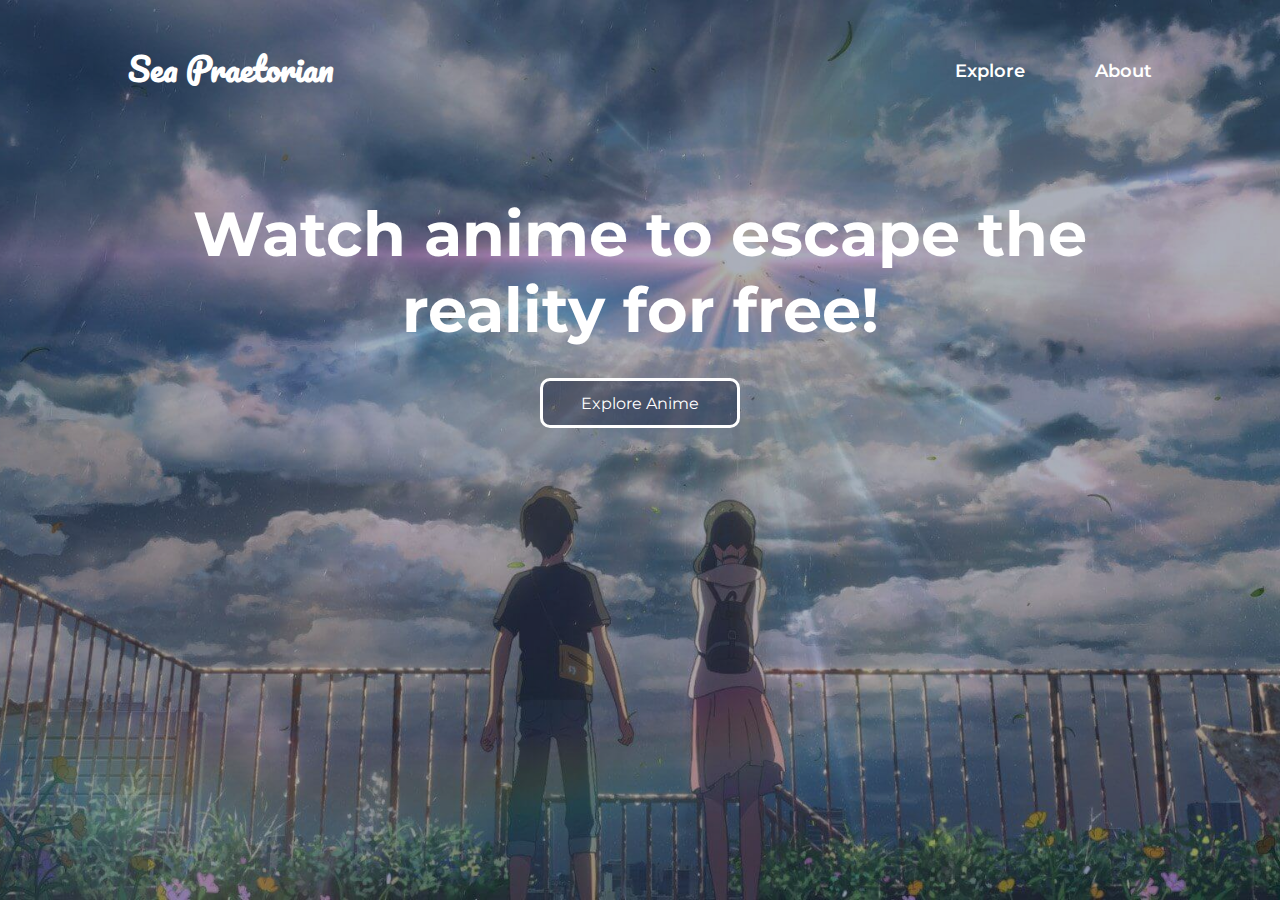
<file: index.html>
<!DOCTYPE html>
<html lang="en">
    <head>
        <meta charset="UTF-8" />
        <meta http-equiv="X-UA-Compatible" content="IE=edge" />
        <meta name="viewport" content="width=device-width, initial-scale=1.0" />
        <!-- LINKS -->
        <link rel="preconnect" href="https://fonts.googleapis.com" />
        <link rel="preconnect" href="https://fonts.gstatic.com" crossorigin />
        <link
            href="https://fonts.googleapis.com/css2?family=Montserrat:wght@300;600;700&display=swap"
            rel="stylesheet"
        />
        <link
            href="https://fonts.googleapis.com/css2?family=Pacifico&display=swap"
            rel="stylesheet"
        />
        <link rel="stylesheet" href="./style/main.css" />
        <title>Sea Praetorian</title>
    </head>
    <body class="landing">
        <div class="shade">
            <div class="wrapper">
                <div class="navigation">
                    <h2 class="logo">Sea Praetorian</h2>
                    <ul>
                        <li><a href="./explore.html">Explore</a></li>
                        <li><a href="">About</a></li>
                    </ul>
                </div>
                <h1>Watch anime to escape the reality for free!</h1>
                <div class="button explore-btn">
                    <a href="./explore.html">Explore Anime</a>
                </div>
            </div>
        </div>
    </body>
</html>
</file>
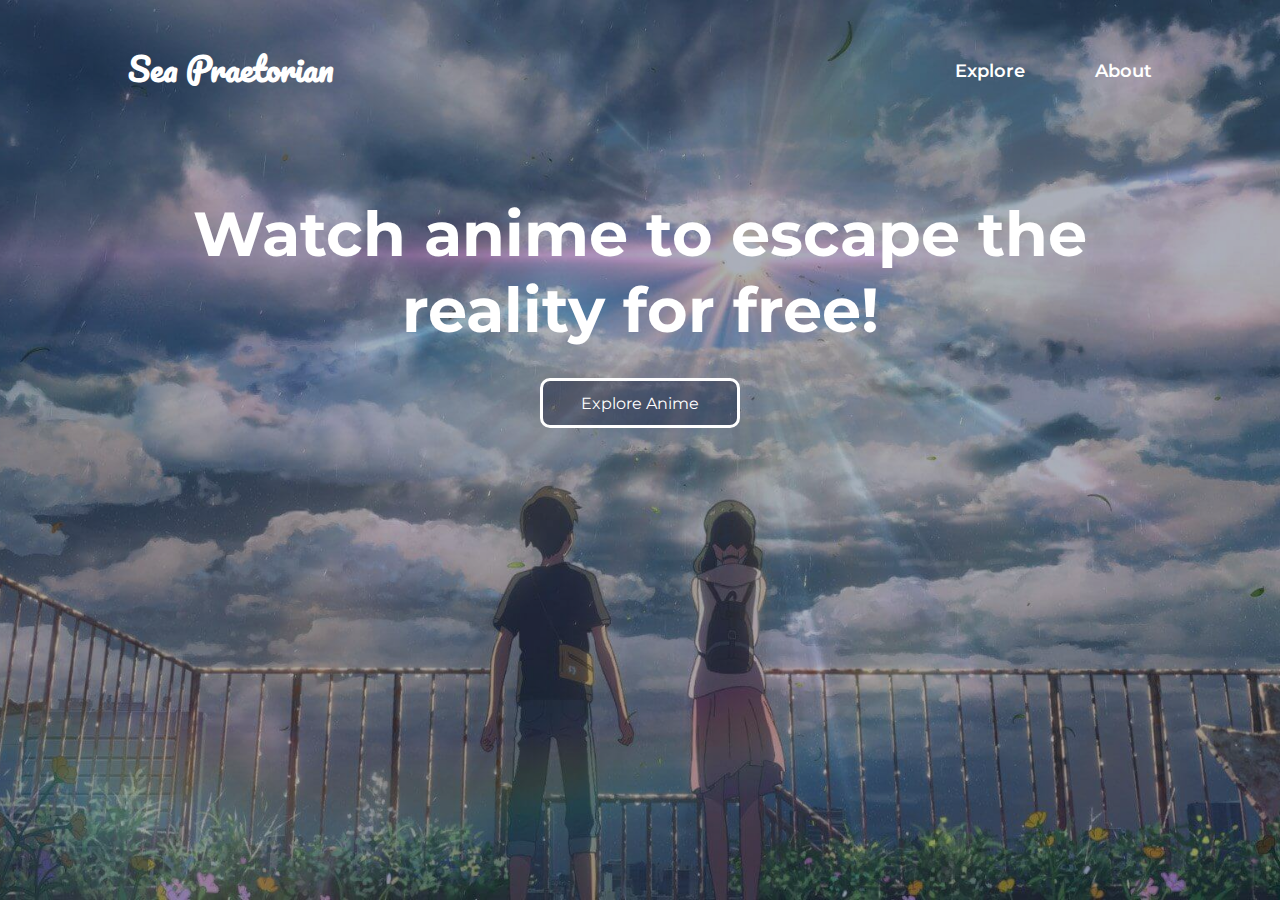
<file: src/index.html>
<!DOCTYPE html>
<html lang="en">
    <head>
        <meta charset="UTF-8" />
        <meta http-equiv="X-UA-Compatible" content="IE=edge" />
        <meta name="viewport" content="width=device-width, initial-scale=1.0" />
        <!-- LINKS -->
        <link rel="preconnect" href="https://fonts.googleapis.com" />
        <link rel="preconnect" href="https://fonts.gstatic.com" crossorigin />
        <link
            href="https://fonts.googleapis.com/css2?family=Montserrat:wght@300;600;700&display=swap"
            rel="stylesheet"
        />
        <link
            href="https://fonts.googleapis.com/css2?family=Pacifico&display=swap"
            rel="stylesheet"
        />
        <link rel="stylesheet" href="../style/main.css" />
        <title>Sea Praetorian</title>
    </head>
    <body class="landing">
        <div class="shade">
            <div class="wrapper">
                <div class="navigation">
                    <h2 class="logo">Sea Praetorian</h2>
                    <ul>
                        <li><a href="./explore.html">Explore</a></li>
                        <li><a href="">About</a></li>
                    </ul>
                </div>
                <h1>Watch anime to escape the reality for free!</h1>
                <div class="button explore-btn">
                    <a href="./explore.html">Explore Anime</a>
                </div>
            </div>
        </div>
    </body>
</html>
</file>
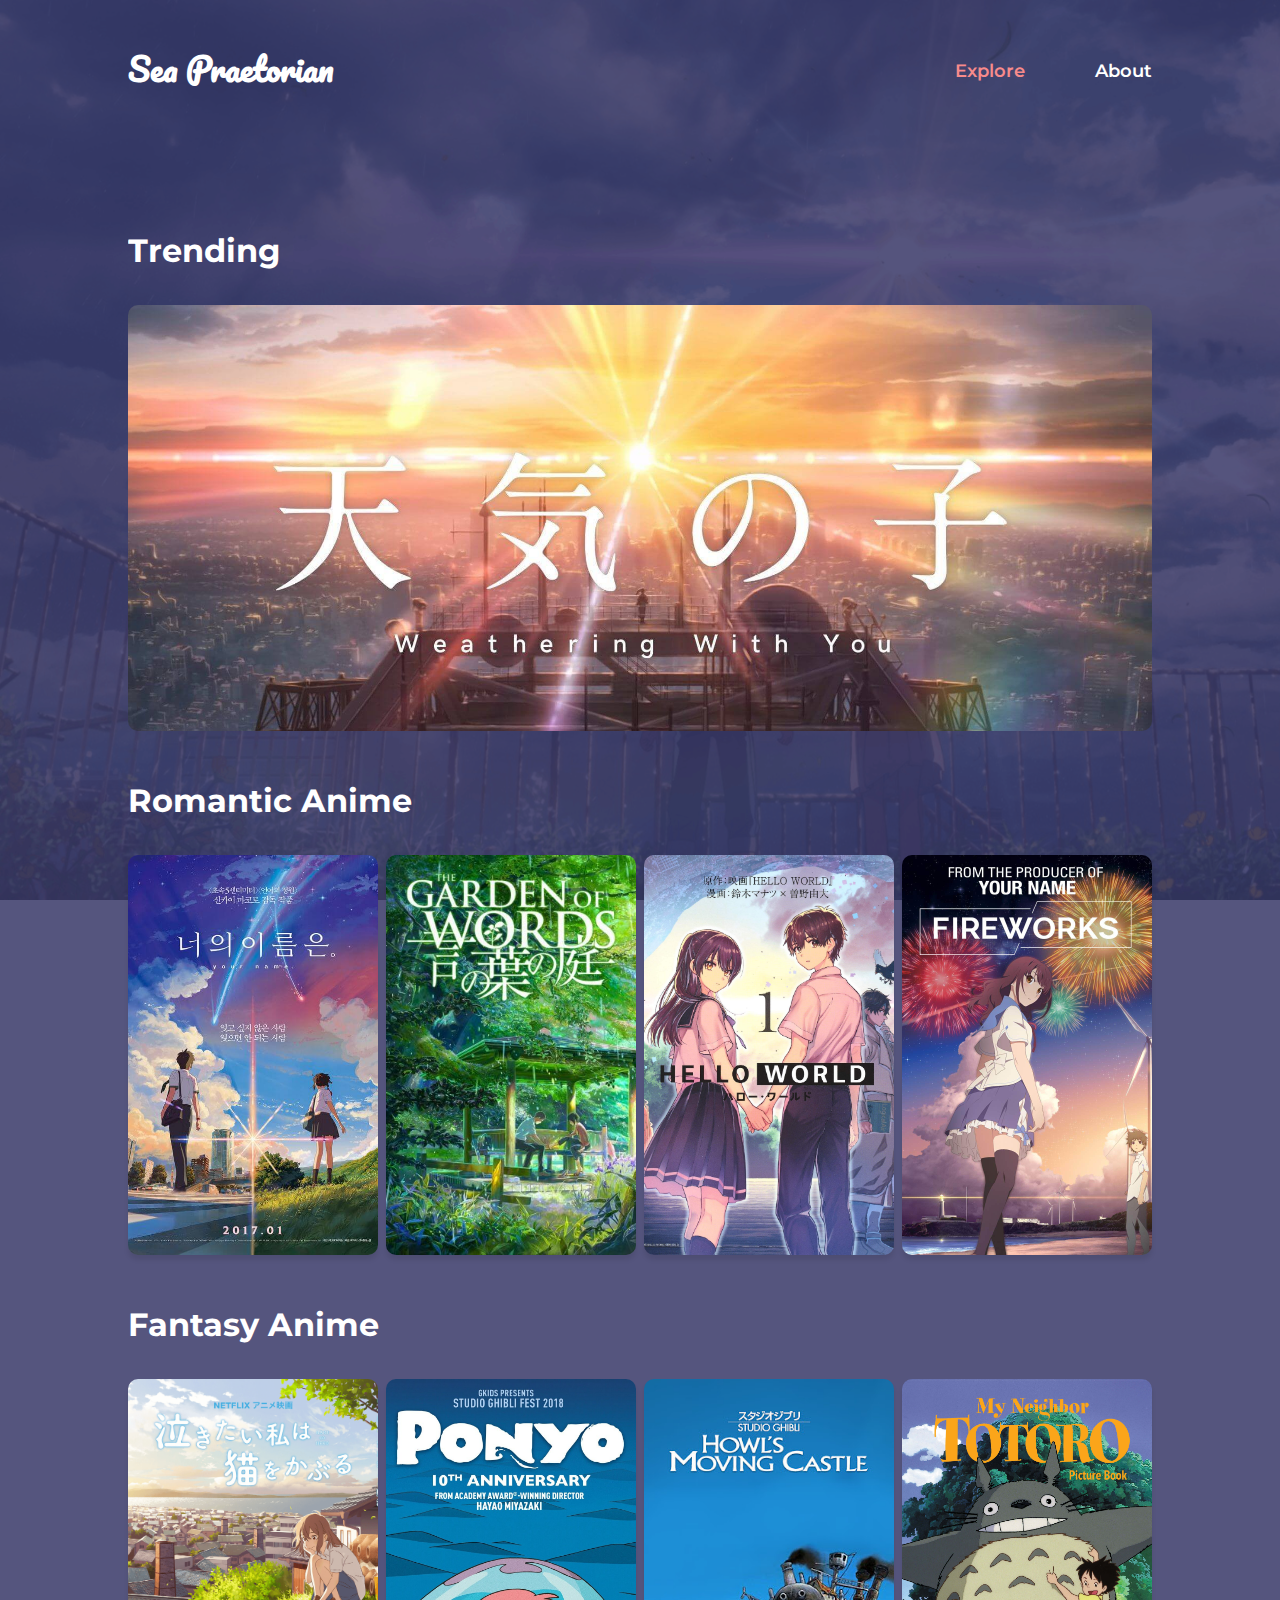
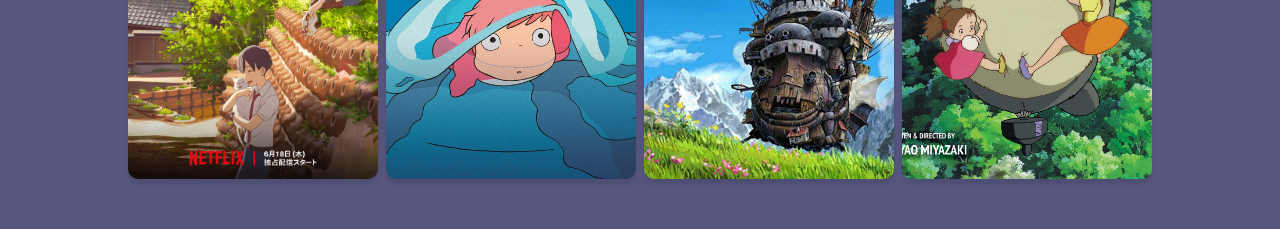
<file: explore.html>
<!DOCTYPE html>
<html lang="en">
    <head>
        <meta charset="UTF-8" />
        <meta http-equiv="X-UA-Compatible" content="IE=edge" />
        <meta name="viewport" content="width=device-width, initial-scale=1.0" />
        <!-- LINKS -->
        <link rel="preconnect" href="https://fonts.googleapis.com" />
        <link rel="preconnect" href="https://fonts.gstatic.com" crossorigin />
        <link
            href="https://fonts.googleapis.com/css2?family=Montserrat:wght@300;600;700&display=swap"
            rel="stylesheet"
        />
        <link
            href="https://fonts.googleapis.com/css2?family=Pacifico&display=swap"
            rel="stylesheet"
        />
        <link rel="stylesheet" href="./style/main.css" />
        <title>Sea Praetorian | Explore</title>
    </head>
    <body class="explore">
        <div class="shade-explore">
            <div id="modal" style="display: none"></div>
            <div class="wrapper">
                <div class="navigation">
                    <h2 class="logo">Sea Praetorian</h2>
                    <ul>
                        <li><a class="active">Explore</a></li>
                        <li><a href="">About</a></li>
                    </ul>
                </div>
                <div class="trending mask-space">
                    <h2>Trending</h2>
                    <div class="mask">
                        <div class="shade">
                            <h1>Weathering with You</h1>
                        </div>
                    </div>
                </div>
                <div class="romantic mask-space">
                    <h2>Romantic Anime</h2>
                    <div class="romantic-anime">
                        <div class="mask anime1">
                            <div class="shade" id="your-name">
                                <h3>Your Name</h3>
                            </div>
                        </div>
                        <div class="mask anime2" id="garden-of-words">
                            <div class="shade">
                                <h3>Garden of Words</h3>
                            </div>
                        </div>
                        <div class="mask anime3" id="hello-world">
                            <div class="shade">
                                <h3>Hello World</h3>
                            </div>
                        </div>
                        <div class="mask anime4" id="fireworks">
                            <div class="shade">
                                <h3>Fireworks</h3>
                            </div>
                        </div>
                    </div>
                </div>
                <div class="fantasy mask-space">
                    <h2>Fantasy Anime</h2>
                    <div class="fantasy-anime">
                        <div class="mask anime1" id="whisker-away">
                            <div class="shade">
                                <h3>Whisker Away</h3>
                            </div>
                        </div>
                        <div class="mask anime2" id="ponyo">
                            <div class="shade">
                                <h3>Ponyo</h3>
                            </div>
                        </div>
                        <div class="mask anime3" id="moving-castle">
                            <div class="shade">
                                <h3>Howls Moving Castle</h3>
                            </div>
                        </div>
                        <div class="mask anime4" id="totoro">
                            <div class="shade">
                                <h3>Totoro</h3>
                            </div>
                        </div>
                    </div>
                </div>
            </div>
        </div>
        <script src="./src/app.js"></script>
    </body>
</html>
</file>
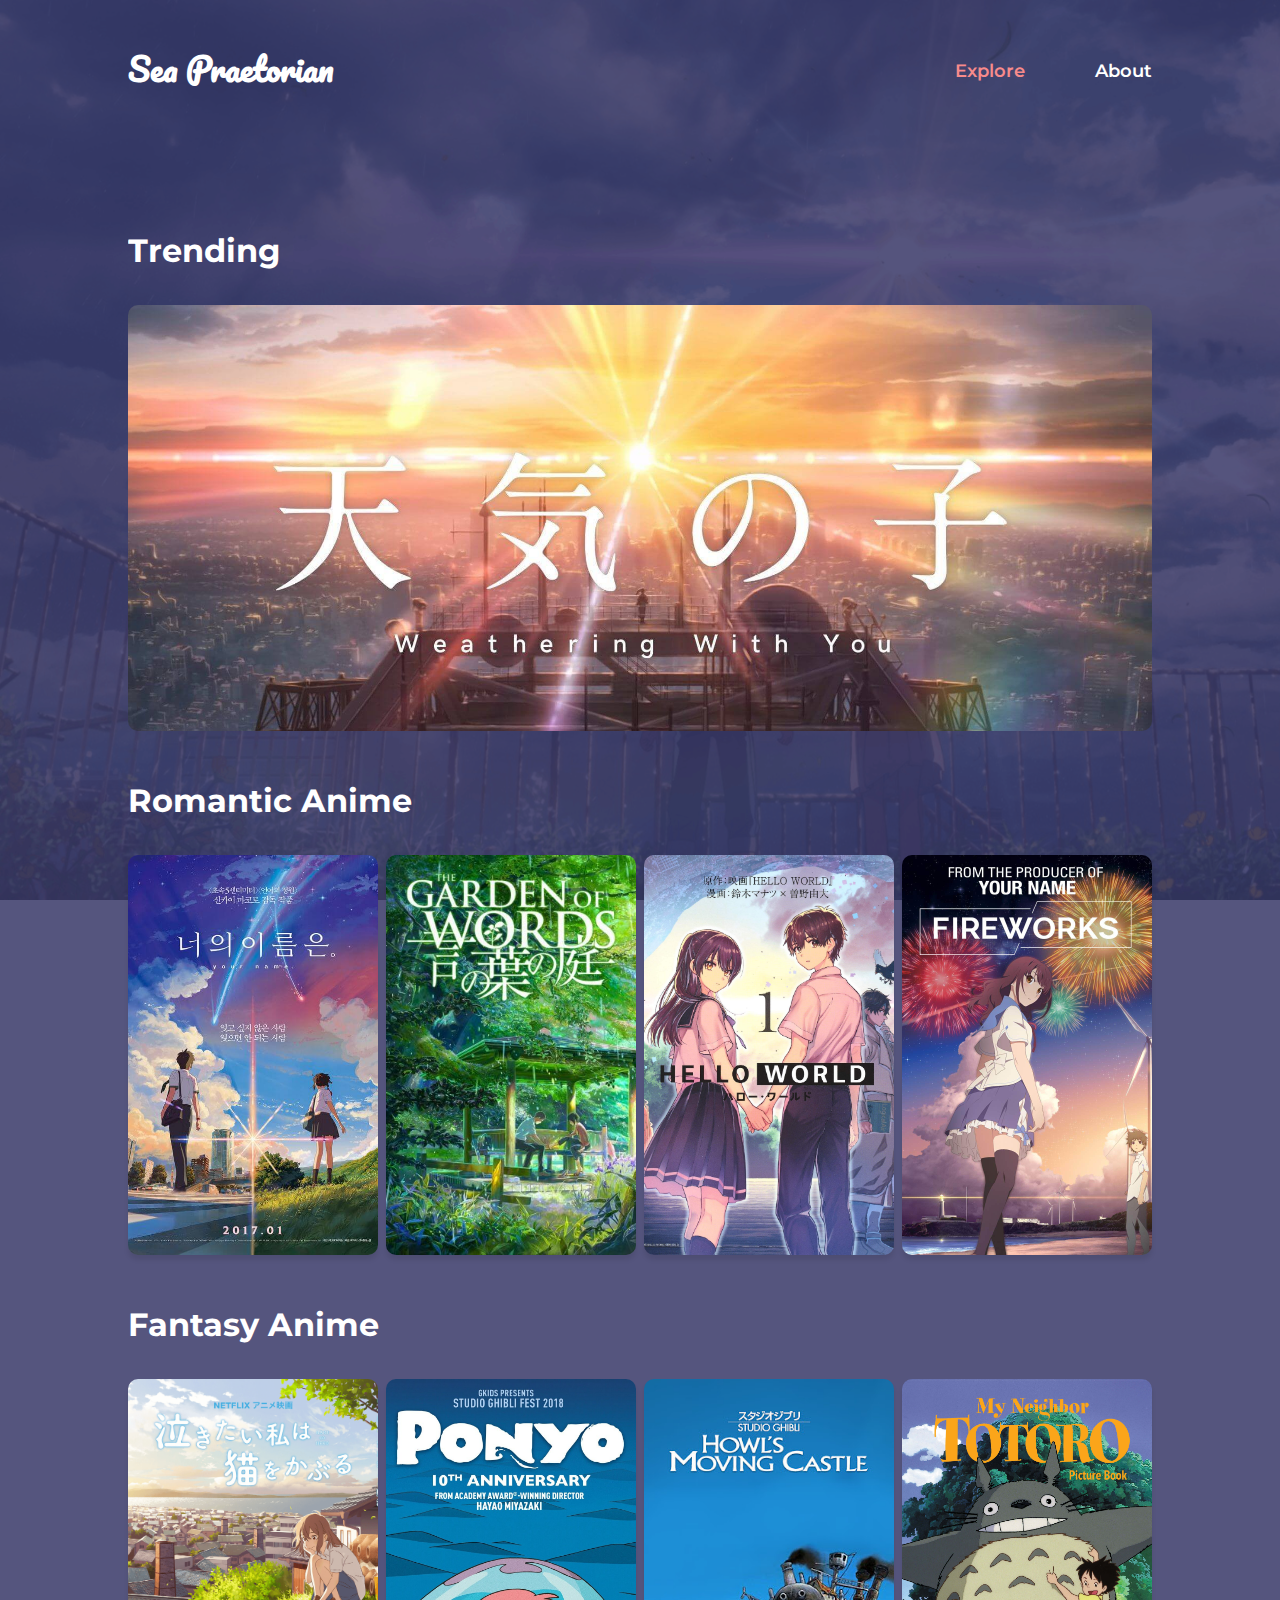
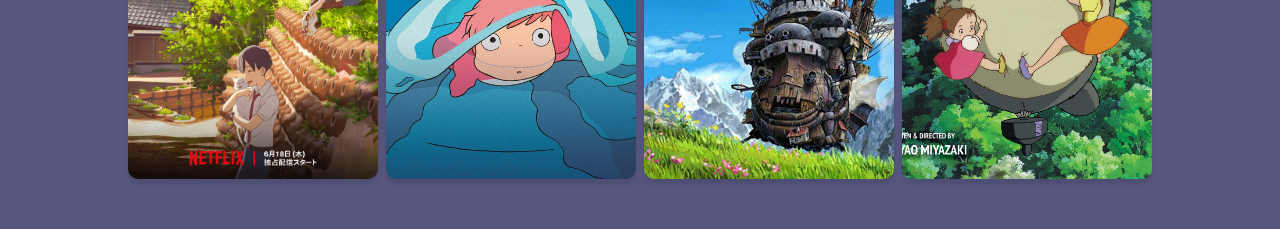
<file: src/explore.html>
<!DOCTYPE html>
<html lang="en">
    <head>
        <meta charset="UTF-8" />
        <meta http-equiv="X-UA-Compatible" content="IE=edge" />
        <meta name="viewport" content="width=device-width, initial-scale=1.0" />
        <!-- LINKS -->
        <link rel="preconnect" href="https://fonts.googleapis.com" />
        <link rel="preconnect" href="https://fonts.gstatic.com" crossorigin />
        <link
            href="https://fonts.googleapis.com/css2?family=Montserrat:wght@300;600;700&display=swap"
            rel="stylesheet"
        />
        <link
            href="https://fonts.googleapis.com/css2?family=Pacifico&display=swap"
            rel="stylesheet"
        />
        <link rel="stylesheet" href="../style/main.css" />
        <title>Sea Praetorian | Explore</title>
    </head>
    <body class="explore">
        <div class="shade-explore">
            <div id="modal" style="display: none"></div>
            <div class="wrapper">
                <div class="navigation">
                    <h2 class="logo">Sea Praetorian</h2>
                    <ul>
                        <li><a class="active">Explore</a></li>
                        <li><a href="">About</a></li>
                    </ul>
                </div>
                <div class="trending mask-space">
                    <h2>Trending</h2>
                    <div class="mask">
                        <div class="shade">
                            <h1>Weathering with You</h1>
                        </div>
                    </div>
                </div>
                <div class="romantic mask-space">
                    <h2>Romantic Anime</h2>
                    <div class="romantic-anime">
                        <div class="mask anime1">
                            <div class="shade" id="your-name">
                                <h3>Your Name</h3>
                            </div>
                        </div>
                        <div class="mask anime2" id="garden-of-words">
                            <div class="shade">
                                <h3>Garden of Words</h3>
                            </div>
                        </div>
                        <div class="mask anime3" id="hello-world">
                            <div class="shade">
                                <h3>Hello World</h3>
                            </div>
                        </div>
                        <div class="mask anime4" id="fireworks">
                            <div class="shade">
                                <h3>Fireworks</h3>
                            </div>
                        </div>
                    </div>
                </div>
                <div class="fantasy mask-space">
                    <h2>Fantasy Anime</h2>
                    <div class="fantasy-anime">
                        <div class="mask anime1" id="whisker-away">
                            <div class="shade">
                                <h3>Whisker Away</h3>
                            </div>
                        </div>
                        <div class="mask anime2" id="ponyo">
                            <div class="shade">
                                <h3>Ponyo</h3>
                            </div>
                        </div>
                        <div class="mask anime3" id="moving-castle">
                            <div class="shade">
                                <h3>Howls Moving Castle</h3>
                            </div>
                        </div>
                        <div class="mask anime4" id="totoro">
                            <div class="shade">
                                <h3>Totoro</h3>
                            </div>
                        </div>
                    </div>
                </div>
            </div>
        </div>
        <script src="./app.js"></script>
    </body>
</html>
</file>
<file: style/main.css>
* {
  padding: 0;
  margin: 0;
  -webkit-box-sizing: border-box;
          box-sizing: border-box;
  vertical-align: mi;
  font-family: "Montserrat", sans-serif;
  color: #ffffff;
}

img {
  width: 100%;
  height: auto;
}

h1 {
  font-weight: 700;
  font-size: 62px;
  text-align: center;
}

h2 {
  font-weight: 700;
  font-size: 32px;
}

h3 {
  font-weight: 700;
  font-size: 18px;
}

.button {
  background-color: #07123162;
  cursor: pointer;
  border-radius: 10px;
  border: 3px solid #ffffff;
  text-align: center;
  line-height: 45px;
  margin: 0 auto;
  padding: 0;
  width: 200px;
  height: 50px;
}

.button a {
  text-decoration: none;
}

.logo {
  font-family: "Pacifico", cursive;
  font-size: 32px;
}

.navigation {
  margin-bottom: 100px;
  margin-top: 40px;
  display: -webkit-box;
  display: -ms-flexbox;
  display: flex;
  -webkit-box-orient: horizontal;
  -webkit-box-direction: normal;
      -ms-flex-direction: row;
          flex-direction: row;
  -webkit-box-pack: justify;
      -ms-flex-pack: justify;
          justify-content: space-between;
  -webkit-box-align: baseline;
      -ms-flex-align: baseline;
          align-items: baseline;
}

.navigation ul {
  font-weight: 600;
  font-size: 18px;
}

.navigation ul li {
  list-style: none;
  float: left;
  margin-left: 70px;
}

.navigation ul li a {
  cursor: pointer;
  text-decoration: none;
  -webkit-transition: color 0.5s ease-in;
  transition: color 0.5s ease-in;
}

.navigation ul li a:hover {
  color: #ffb0b0;
}

.navigation .active {
  color: #F88B8B;
}

.wrapper {
  width: 80%;
  margin: 0 auto;
}

.landing {
  background-image: url("../img/bg.jpg");
  background-position: center;
  background-size: cover;
  background-repeat: no-repeat;
  width: 100vw;
  height: 100vh;
}

.shade {
  position: absolute;
  background-color: #07123156;
  width: 100%;
  height: 100%;
  margin: 0;
  padding: 0;
}

.explore-btn {
  margin-top: 30px;
  -webkit-transition: all 0.2s ease-in-out 100ms;
  transition: all 0.2s ease-in-out 100ms;
}

.explore-btn:hover {
  -webkit-box-shadow: 0 10px 5px rgba(0, 0, 0, 0.186);
          box-shadow: 0 10px 5px rgba(0, 0, 0, 0.186);
}

.explore {
  background-image: url("../img/bg-explore.png");
  background-size: cover;
  background-attachment: fixed;
  background-repeat: no-repeat;
}

#modal {
  position: absolute;
  z-index: 2;
  background-color: #071231c2;
  width: 100%;
  height: 100%;
  margin: 0 auto;
  text-align: center;
}

iframe {
  text-align: center;
  width: 60%;
  height: 500px;
  margin: 800px auto;
}

.shade-explore {
  position: absolute;
  background-color: #323364d4;
  width: 100%;
  height: auto;
  margin: 0;
  padding: 0;
}

.mask {
  border-radius: 10px;
  background-position: center;
  background-size: cover;
  background-repeat: no-repeat;
  width: 100%;
  height: 100%;
  -webkit-box-shadow: 0 5px 5px rgba(0, 0, 0, 0.09);
          box-shadow: 0 5px 5px rgba(0, 0, 0, 0.09);
  -webkit-transition: -webkit-box-shadow 0.5s ease-in-out 100ms;
  transition: -webkit-box-shadow 0.5s ease-in-out 100ms;
  transition: box-shadow 0.5s ease-in-out 100ms;
  transition: box-shadow 0.5s ease-in-out 100ms, -webkit-box-shadow 0.5s ease-in-out 100ms;
}

.mask .shade {
  display: -webkit-box;
  display: -ms-flexbox;
  display: flex;
  -webkit-box-orient: vertical;
  -webkit-box-direction: normal;
      -ms-flex-direction: column;
          flex-direction: column;
  padding: 0;
  margin: 0;
  -webkit-box-pack: center;
      -ms-flex-pack: center;
          justify-content: center;
  -webkit-box-align: center;
      -ms-flex-align: center;
          align-items: center;
  opacity: 0;
  -webkit-transition: all 0.5s ease-in-out 100ms;
  transition: all 0.5s ease-in-out 100ms;
}

.mask:hover {
  -webkit-box-shadow: 0 10px 5px rgba(0, 0, 0, 0.186);
          box-shadow: 0 10px 5px rgba(0, 0, 0, 0.186);
}

.mask:hover .shade {
  opacity: 1;
  position: absolute;
  width: 100%;
  height: 100%;
  text-align: center;
  background-color: #323364c6;
}

.explore h2 {
  margin-bottom: 35px;
}

.mask-space {
  cursor: pointer;
  margin-bottom: 50px;
}

.trending {
  position: relative;
  border-radius: 10px;
  overflow: hidden;
  width: 100%;
  height: 500px;
}

.trending .mask {
  border-radius: 10px;
  background-image: url("../img/trending.jpg");
  background-position: center;
  background-size: cover;
  background-repeat: no-repeat;
  width: 100%;
  height: 100%;
}

.romantic {
  width: 100%;
}

.romantic .romantic-anime {
  display: -webkit-box;
  display: -ms-flexbox;
  display: flex;
  -webkit-box-orient: horizontal;
  -webkit-box-direction: normal;
      -ms-flex-direction: row;
          flex-direction: row;
  -webkit-box-pack: justify;
      -ms-flex-pack: justify;
          justify-content: space-between;
}

.romantic .mask {
  position: relative;
  width: 250px;
  height: 400px;
}

.romantic .anime1 {
  background-image: url("../img/your_name.jpg");
}

.romantic .anime2 {
  background-image: url("../img/garden_of_words.jpg");
}

.romantic .anime3 {
  background-image: url("../img/hello_world.jpg");
}

.romantic .anime4 {
  background-image: url("../img/fireworks.jpg");
}

.fantasy {
  width: 100%;
}

.fantasy .fantasy-anime {
  display: -webkit-box;
  display: -ms-flexbox;
  display: flex;
  -webkit-box-orient: horizontal;
  -webkit-box-direction: normal;
      -ms-flex-direction: row;
          flex-direction: row;
  -webkit-box-pack: justify;
      -ms-flex-pack: justify;
          justify-content: space-between;
}

.fantasy .mask {
  position: relative;
  width: 250px;
  height: 400px;
}

.fantasy .anime1 {
  background-image: url("../img/whisker_away.png");
}

.fantasy .anime2 {
  background-image: url("../img/ponyo.jpg");
}

.fantasy .anime3 {
  background-image: url("../img/moving_castle.jpg");
}

.fantasy .anime4 {
  background-image: url("../img/totoro.jpg");
}
/*# sourceMappingURL=main.css.map */
</file>
